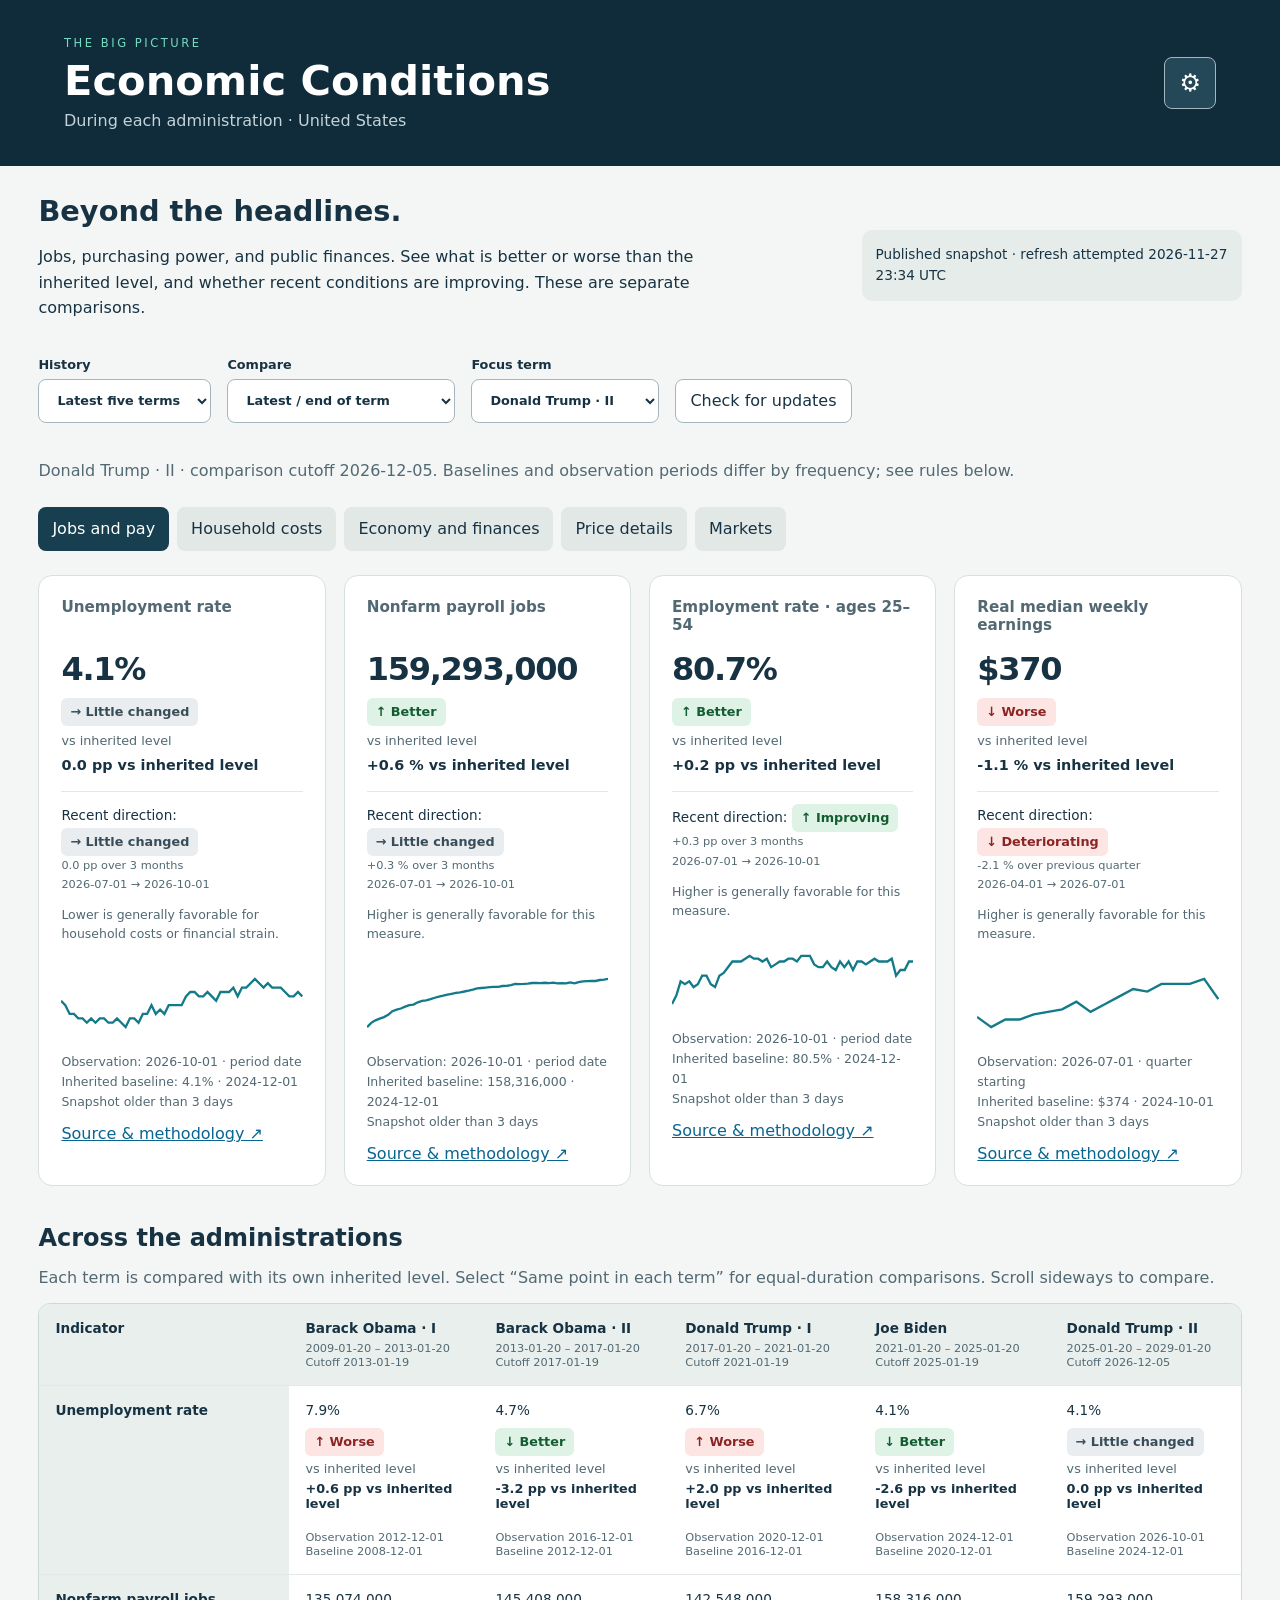
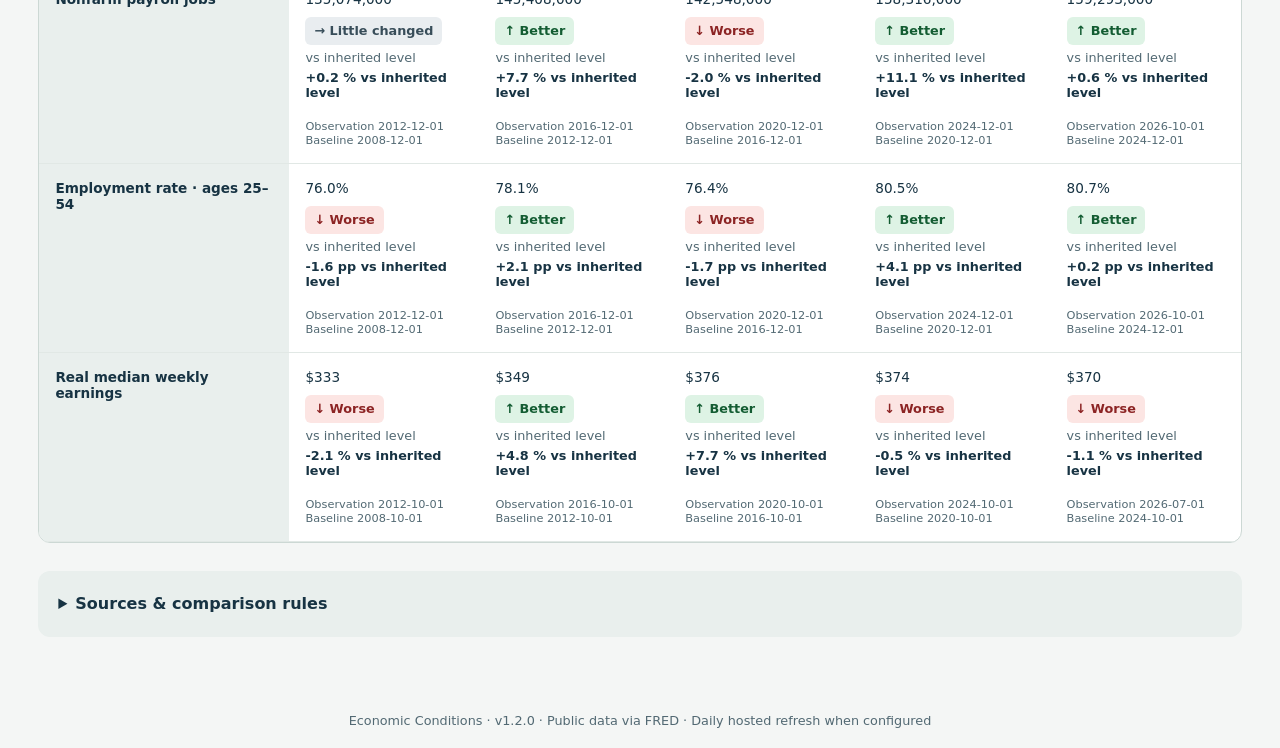
<file: index.html>
<!doctype html><html lang="en"><head><meta charset="utf-8"><meta name="viewport" content="width=device-width,initial-scale=1"><meta name="theme-color" content="#102c3b"><link rel="manifest" href="manifest.webmanifest"><link rel="icon" href="icons/icon-192.png"><link rel="apple-touch-icon" href="icons/icon-192.png"><link rel="stylesheet" href="style.css?v=1.2.0"><title>Economic Conditions</title></head><body>
<header><div><p class="eyebrow">THE BIG PICTURE</p><h1>Economic Conditions</h1><p>During each administration · United States</p></div><button id="settings" aria-label="Open settings">⚙</button></header>
<main><section class="intro"><div><h2>Beyond the headlines.</h2><p>Jobs, purchasing power, and public finances. See what is better or worse than the inherited level, and whether recent conditions are improving. These are separate comparisons.</p></div><p id="status" role="status">Loading observations…</p></section>
<section class="controls" aria-label="Comparison controls"><label>History<select id="history"><option value="recent">Latest five terms</option><option value="all">All history</option></select></label><label>Compare<select id="mode"><option value="end">Latest / end of term</option><option value="same">Same point in each term</option></select></label><label>Focus term<select id="focus"></select></label><button id="refresh">Check for updates</button></section>
<p id="update-result" role="status" aria-live="polite" aria-atomic="true"></p><p id="context"></p><nav id="tabs" aria-label="Indicator categories"></nav><section id="cards" aria-label="Focused term indicators"></section>
<section class="comparison"><h2>Across the administrations</h2><p>Each term is compared with its own inherited level. Select “Same point in each term” for equal-duration comparisons. Scroll sideways to compare.</p><div class="table-wrap" tabindex="0" role="region" aria-label="Term comparison table"><table id="comparison"></table></div></section>
<details class="method"><summary>Sources &amp; comparison rules</summary><p>This describes conditions during a term, not proof of presidential causation. Congress, the Federal Reserve, inherited conditions, and global events also matter. There is no overall partisan score.</p><p>Monthly baseline: December before inauguration. Quarterly baseline: Q4 before inauguration. Weekly baseline: last observation before inauguration. Annual fiscal baseline: last fiscal year ending before inauguration. Deficits are shown positive; surpluses negative. Fiscal years span administrations and are not attributed wholly to one president.</p><p>Quarterly dates identify the quarter’s start; annual dates identify the fiscal year. Only fully completed observation periods are included. Same-point mode uses elapsed calendar days from the focus term’s inauguration, capped at each term’s end and today. Revisions can change historical comparisons; this uses latest-revised history, not data vintages known at the time.</p><p>Inflation uses matching months 12 months apart. Cumulative prices reset to zero at each term’s baseline. Rate changes are percentage points; other levels show percentage change. Payroll levels are jobs, not people. Real earnings and real disposable income are inflation adjusted in the source series’ dollar bases; disposable income is an annualized per-person average, not median household income. Mortgage rates exclude other ownership costs.</p><p>Charts show up to five years ending at the selected endpoint; they may include the preceding term. Green Better and red Worse badges describe generally favorable directions vs the inherited level, not presidential credit or a direct ranking of administrations. Arrows show the numerical direction. Recent direction uses the latest observation versus 3 months earlier (monthly), 13 weeks earlier (weekly), the prior quarter, or the prior fiscal year; dates are shown and may cross a term boundary. Little changed means less than 0.1 percentage point for rates or 0.5% for levels, a display convention rather than statistical significance. Overall inflation and GDP growth need context. Cumulative prices use descriptive higher/lower wording. Debt and deficit judgments require fiscal context. Each card links to its FRED series and its original publisher’s methodology. National debt in dollars uses quarterly end-of-period Treasury data, displayed in trillions, and includes intragovernmental holdings. Markets provides external S&amp;P 500 and Dow links; index data and term returns are not republished. Missing values remain unavailable.</p></details>
</main><footer>Economic Conditions · v1.2.0 · Public data via FRED · Daily hosted refresh when configured</footer>
<dialog id="dialog"><form method="dialog"><div class="dialog-head"><h2>Settings &amp; About</h2><button aria-label="Close settings">✕</button></div><p>Install from your browser’s app menu, or use Safari → Share → Add to Home Screen on iPhone.</p><p>Offline mode retains the last downloaded dashboard and observations. Online “Check for updates” downloads the latest published snapshot; it does not run FRED collection.</p><button type="button" id="export">Export data snapshot</button><p>No account or cloud sync. Preferences are stored only in this browser. Export is a read-only snapshot; restore is unnecessary because official data is fetched again.</p><p>Version 1.2.0</p></form></dialog><script src="app.js?v=1.2.0"></script></body></html>
</file>
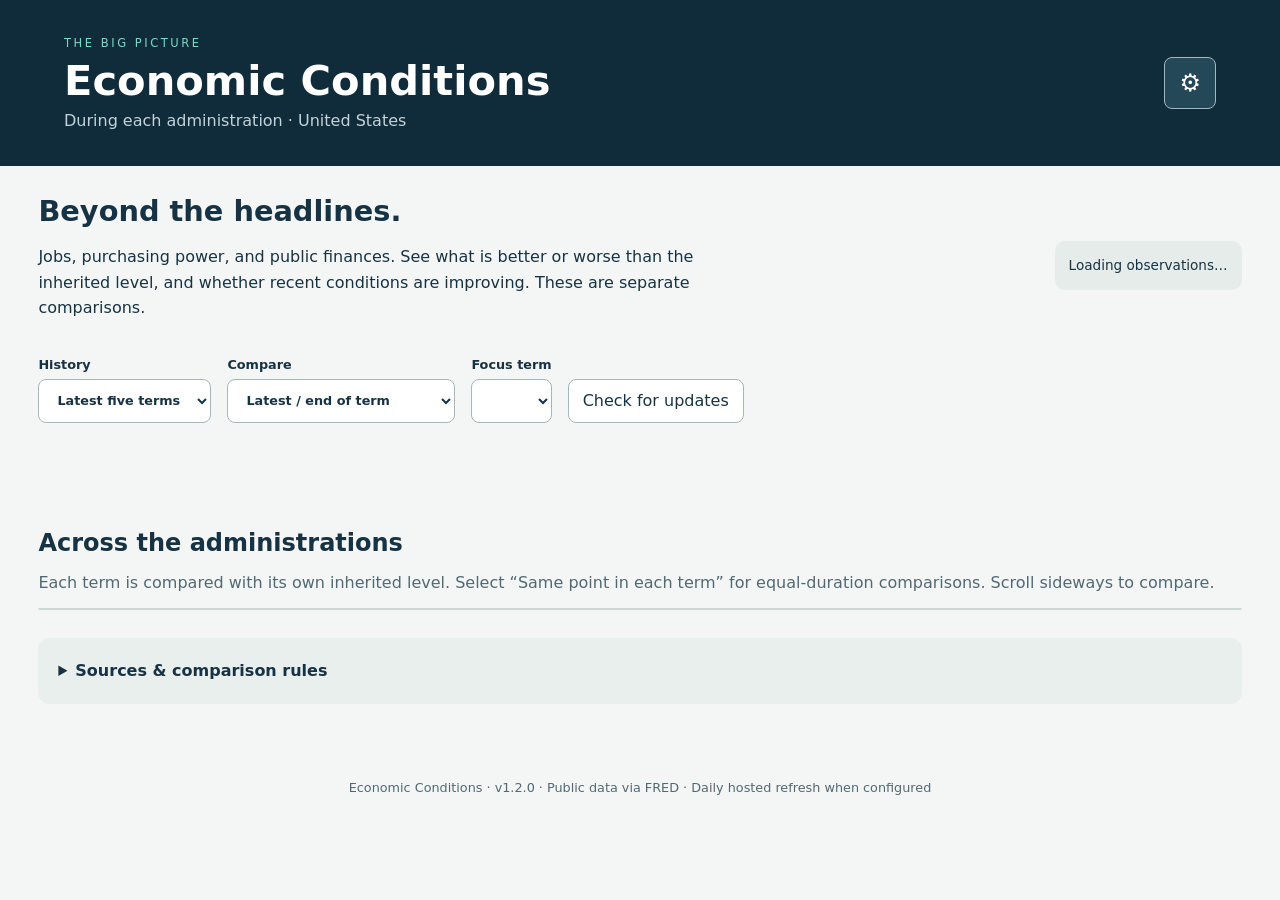
<file: dashboard.html>
<!doctype html><html lang="en"><meta charset="utf-8"><meta http-equiv="refresh" content="0; url=./index.html"><title>Economic Conditions</title><a href="./index.html">Open Economic Conditions</a></html>
</file>
<file: style.css>
:root{font-family:system-ui,sans-serif;color:#173343;background:#f4f6f5;font-size:16px}*{box-sizing:border-box}body{margin:0}header{background:#102c3b;color:white;display:flex;justify-content:space-between;align-items:center;padding:30px max(5vw,20px)}h1{font-size:clamp(1.8rem,4vw,2.6rem);margin:5px 0}header p{color:#c2d3d9;margin:6px 0}.eyebrow{font-size:.72rem;letter-spacing:.22em;color:#77dbc1}button,select{font:inherit;border:1px solid #a5b7be;border-radius:8px;padding:11px 14px;background:white;color:#173343;min-height:44px;cursor:pointer}button:focus-visible,select:focus-visible,summary:focus-visible{outline:3px solid #147dba;outline-offset:3px}#settings{font-size:1.5rem;background:#244858;color:white}main{max-width:1480px;margin:auto;padding:28px max(3vw,16px)}.intro{display:flex;justify-content:space-between;gap:30px;align-items:center}.intro h2{font-size:1.8rem;margin:0}.intro p{max-width:690px;line-height:1.6}#status{font-size:.85rem;background:#e5ecea;padding:14px;border-radius:10px;max-width:380px}.controls{display:flex;flex-wrap:wrap;gap:16px;align-items:end;padding:20px 0}label{display:grid;gap:7px;font-size:.8rem;font-weight:650}#context{color:#526973;line-height:1.5}nav{display:flex;gap:8px;flex-wrap:wrap;margin:24px 0}nav button{border:none;background:#e2e8e6}nav button[aria-pressed=true]{background:#173f4f;color:white}#cards{display:grid;grid-template-columns:repeat(auto-fit,minmax(260px,1fr));gap:18px}.card{background:white;border:1px solid #d7e0dd;border-radius:14px;padding:22px}.card h3{font-size:.95rem;min-height:42px;margin:0;color:#526973}.value{font-size:2rem;font-weight:700;letter-spacing:-.04em;margin:10px 0}.delta{font-weight:650;font-size:.9rem}.meta{font-size:.78rem;color:#526973;line-height:1.6}.card svg{width:100%;height:65px;margin:14px 0 0}.card a{color:#086591}.comparison{margin-top:38px}.comparison h2{margin-bottom:6px}.comparison p{color:#526973}.table-wrap{overflow:auto;border:1px solid #ccd8d4;border-radius:12px;background:white}table{border-collapse:collapse;width:100%;font-size:.85rem}td,th{text-align:left;padding:16px;border-bottom:1px solid #e1e8e5;min-width:170px;vertical-align:top}th{background:#e9efed}td:first-child,th:first-child{min-width:240px}td small,th small{display:block;font-weight:400;color:#526973;margin-top:5px}.method{margin:28px 0;background:#e9efed;border-radius:12px;padding:20px;line-height:1.65}.method summary{cursor:pointer;font-weight:650}footer{text-align:center;color:#526973;padding:20px;font-size:.8rem}dialog{max-width:540px;border:1px solid #a5b7be;border-radius:16px;padding:24px;line-height:1.6}dialog::backdrop{background:#102c3b99}.dialog-head{display:flex;align-items:center;justify-content:space-between;gap:15px}.dialog-head h2{margin:0}body.offline #status{background:#fff0d0}@media(max-width:640px){.intro{display:block}header{padding:24px 18px}.controls label{flex:1;min-width:130px}.controls select{width:100%}#cards{grid-template-columns:1fr}.value{font-size:2.2rem}}

.badge{display:inline-block;padding:5px 9px;border-radius:6px;font-size:.8rem;font-weight:750;line-height:1.4}.better{background:#def3e5;color:#135c32}.worse{background:#fce5e3;color:#8c2424}.neutral{background:#e9edf0;color:#384d59}.comparison-label{display:block;font-size:.8rem;margin:5px 0;color:#526973}.recent{margin-top:15px;padding-top:12px;border-top:1px solid #e1e8e5;font-size:.85rem;line-height:1.7}.recent small{display:block;color:#526973}.guidance{font-size:.78rem;line-height:1.5;color:#526973}.table-verdict{margin-top:10px}.table-verdict .delta{font-size:.8rem}.inherited{line-height:1.5}

button:active:not(:disabled){transform:translateY(1px);box-shadow:inset 0 2px 5px #102c3b30;background:#dce8e7}
button:disabled{cursor:wait;opacity:.7}
#update-result{margin:8px 0;color:#173343;line-height:1.6;background:#e5ecea;border-radius:8px;padding:12px}
#update-result:empty{display:none}
</file>
